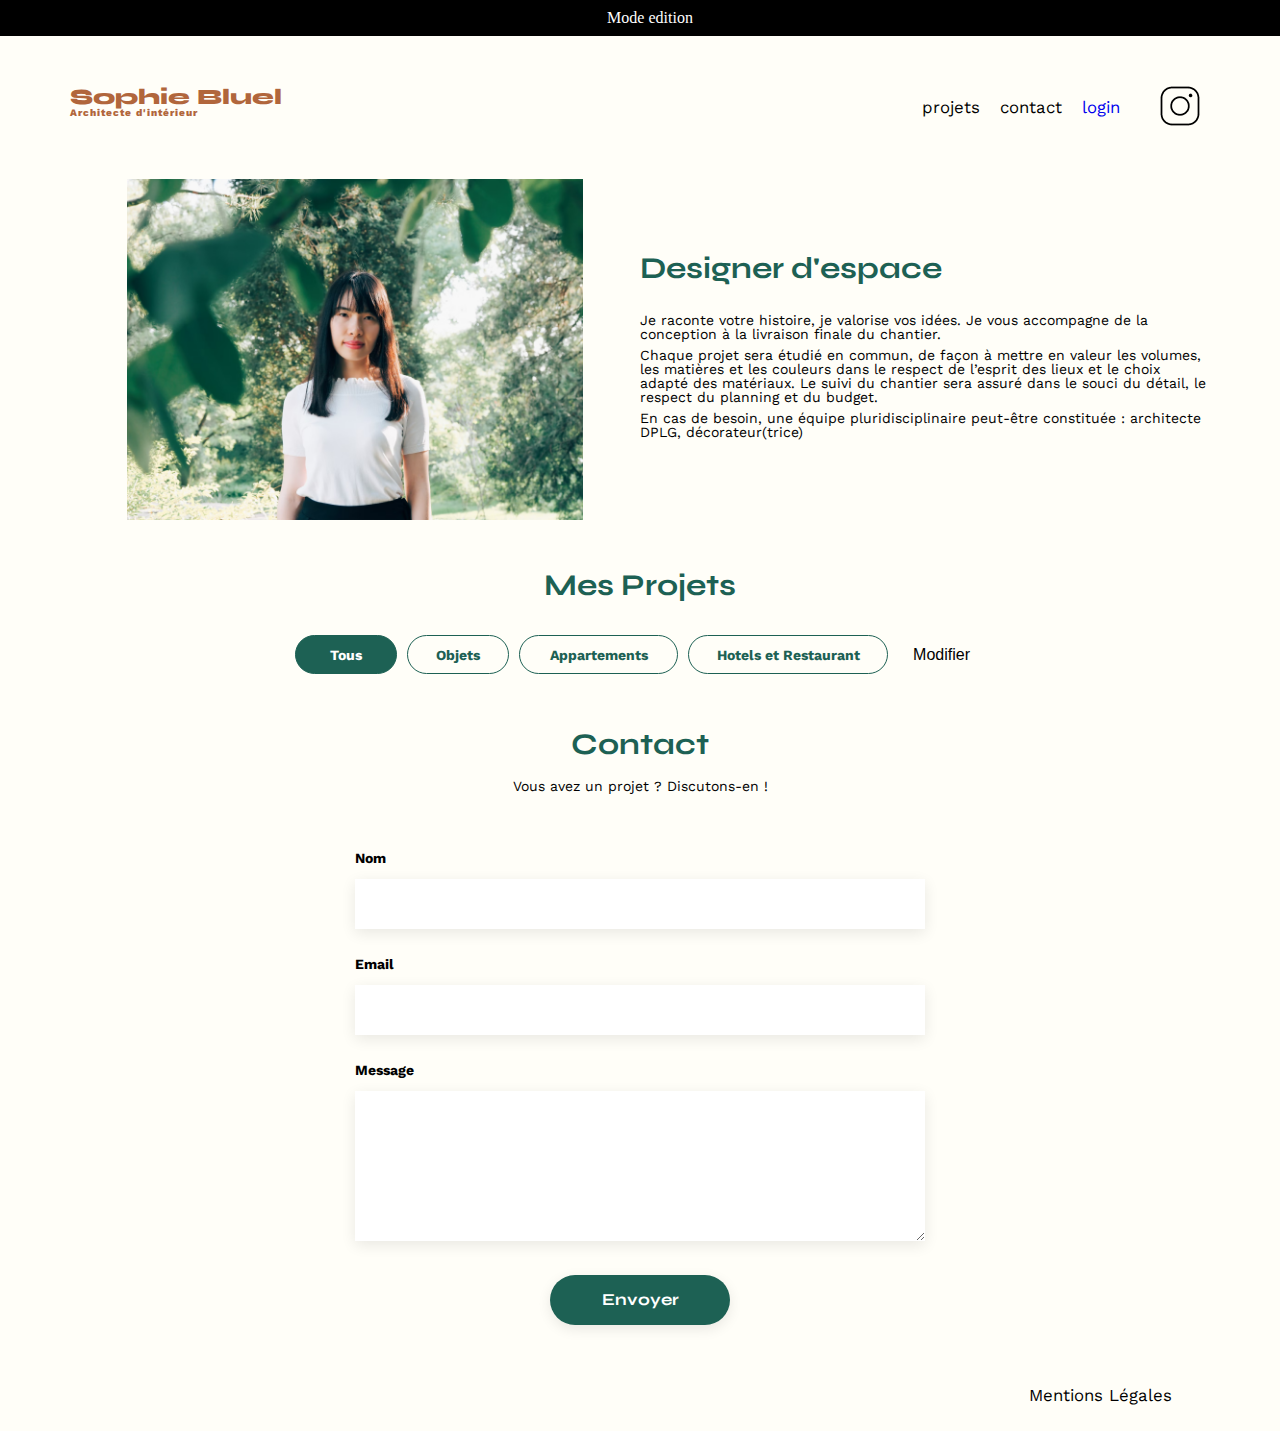
<file: Portfolio-architecte-sophie-bluel/FrontEnd/index.html>
<!DOCTYPE html>
<html lang="fr">

<head>
	<meta charset="UTF-8">
	<title>Sophie Bluel - Architecte d'intérieur</title>
	<meta name="viewport" content="width=device-width, initial-scale=1.0">
	<link rel="preconnect" href="https://fonts.googleapis.com">
	<link rel="preconnect" href="https://fonts.gstatic.com" crossorigin>
	<link href="https://fonts.googleapis.com/css2?family=Syne:wght@700;800&family=Work+Sans&display=swap"
		rel="stylesheet">
		 <link rel="stylesheet" href="https://cdnjs.cloudflare.com/ajax/libs/font-awesome/6.2.1/css/all.min.css"
        integrity="sha512-MV7K8+y+gLIBoVD59lQIYicR65iaqukzvf/nwasF0nqhPay5w/9lJmVM2hMDcnK1OnMGCdVK+iQrJ7lzPJQd1w=="
        crossorigin="anonymous" referrerpolicy="no-referrer" />
	<meta name="description" content="">
	<link rel="stylesheet" href="./style.css">
	<!-- <link rel="stylesheet" href="https://cdnjs.cloudflare.com/ajax/libs/font-awesome/6.0.0-beta3/css/all.min.css" integrity="sha384-FLLw4gkqL6m7n9zL8Oc6GhXYj1b7FMzUxV1fjd4b/nGmkF9DK4QPy8kRq7IUm5P1" crossorigin="anonymous"> -->
	<script src="modale.js" defer> </script>
	<script src="logout.js" defer></script>
</head>

<body>
	<div id="mode-edition">
		<div class="mode">
			<p class="edition"><i class="fa-solid fa-pen-to-square"></i> Mode edition</p>
		</div>
	</div>

	<div class="main-container">
	<header>
		
		<div class="navigation">
		<h1>Sophie Bluel <span>Architecte d'intérieur</span></h1>
		   <nav>
            <ul>
                <li>projets</li>
                <li>contact</li>
                <li><a id="loginLink" href="formulaire.html">login</a></li>
                <li><a id="logoutLink" href="#" style="display: none;" onclick="logout()">logout</a></li>
                <li><img src="./assets/icons/instagram.png" alt="Instagram"></li>
            </ul>
        </nav>
	</div>
	</header>
	<main>
		<section id="introduction">
			<figure>
				<img src="./assets/images/sophie-bluel.png" alt="">
			</figure>
			<article>
				<h2>Designer d'espace</h2>
				<p>Je raconte votre histoire, je valorise vos idées. Je vous accompagne de la conception à la livraison
					finale du chantier.</p>
				<p>Chaque projet sera étudié en commun, de façon à mettre en valeur les volumes, les matières et les
					couleurs dans le respect de l’esprit des lieux et le choix adapté des matériaux. Le suivi du
					chantier sera assuré dans le souci du détail, le respect du planning et du budget.</p>
				<p>En cas de besoin, une équipe pluridisciplinaire peut-être constituée : architecte DPLG,
					décorateur(trice)</p>
			</article>
		</section>
		<section id="portfolio">
			<h2>Mes Projets</h2>
			<div class="categories">
				<a href="#">
					<div class="filtre-button">
						<div id="tous">Tous</div>
						<div id="objets">Objets</div>
						<div id="appartements">Appartements</div>
						<div id="hotel">Hotels et Restaurant</div>
						<button class="modal-btn modal-trigger"><i class="fa-solid fa-pen-to-square"></i>Modifier</button>
					</div>
				</a>
			</div>

			<div class="gallery">
				<!-- construire dynamiquement les objets en Javascript -->

			</div>

			 <!-- Bouton pour ouvrir la modale -->


<!-- Structure de la modale -->
<div class="modal-container">
    <div class="overlay modal-trigger"></div>
    <div class="modal">
        <button class="close-modal modal-trigger">X</button>
        <h2>Galerie photo</h2>
        <div class="modal-content">
            <!-- Contenu des images -->
            <!-- Images et icônes de suppression -->
        </div>
        <hr>
        <!-- Bouton "Ajouter une photo" -->
        <button class="add-photo-btn" id="ajoutPhotoBtn">Ajouter une photo</button>
    </div>
</div>

<!-- Deuxième modale -->
<div class="second-modal-container" style="display: none;">
    <div class="overlay modal-trigger"></div>
    <div class="modal formulaire-ajout-photo">
        <button class="close-modal modal-trigger">X</button>
        <h3>Ajout photo</h3>
        <div class="modal-content">
            <form action="#" method="POST" id="secondPhotoForm">
                <input type="file" id="photoFile" name="photoFile"><br>

                <label for="photoTitle">Titre de la photo :</label><br>
                <input type="text" id="photoTitle" name="photoTitle"><br>

                <label for="photoCategory">Catégorie :</label><br>
                <select id="photoCategory" name="photoCategory">
                    <option value=""></option>
                    <option value="1">Objets</option>
                    <option value="2">Appartements</option>
                    <option value="3">Hotels</option>
                </select><br>

                <button type="submit" id="submitPhotoBtn">Valider</button>
            </form>
        </div>
    </div>
</div>


		</section>
		<section id="contact">
			<h2>Contact</h2>
			<p>Vous avez un projet ? Discutons-en !</p>
			<form action="#" method="post">
				<label for="name">Nom</label>
				<input type="text" name="name" id="name">
				<label for="email">Email</label>
				<input type="email" name="email" id="email">
				<label for="message">Message</label>
				<textarea name="message" id="message" cols="30" rows="10"></textarea>
				<input type="submit" value="Envoyer">
			</form>
		</section>
	</main>

	<footer>
		<nav>
			<ul>
				<li>Mentions Légales</li>
			</ul>
		</nav>
	</footer>
</div>
</body>

</html>
</file>
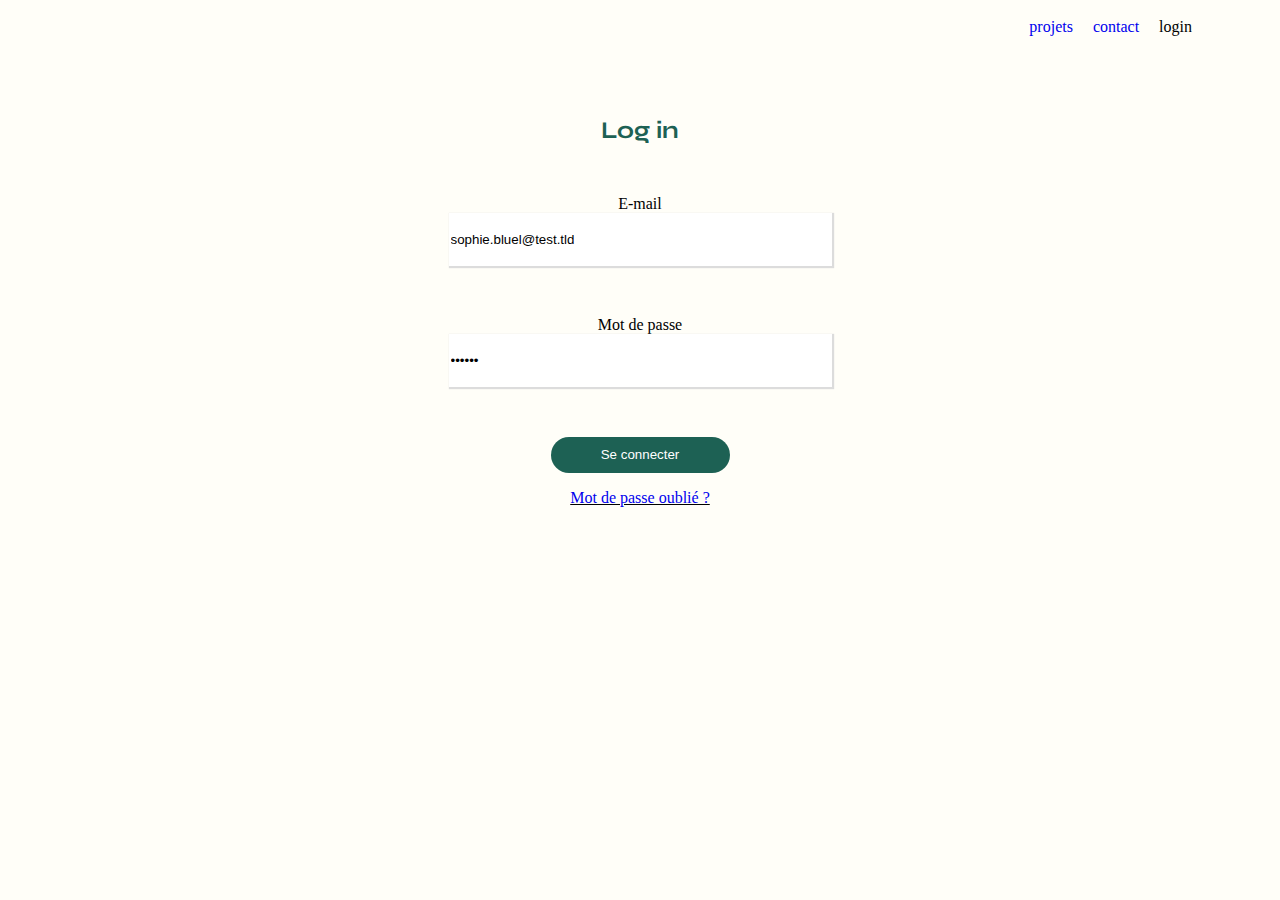
<file: Portfolio-architecte-sophie-bluel/FrontEnd/formulaire.html>
<!DOCTYPE html>
<html lang="fr">

<head>
    <meta charset="UTF-8">
    <meta name="viewport" content="width=device-width, initial-scale=1.0">
    <link rel="stylesheet" href="login.css">
    <link rel="stylesheet" href="https://cdnjs.cloudflare.com/ajax/libs/font-awesome/6.2.1/css/all.min.css"
    integrity="sha512-MV7K8+y+gLIBoVD59lQIYicR65iaqukzvf/nwasF0nqhPay5w/9lJmVM2hMDcnK1OnMGCdVK+iQrJ7lzPJQd1w=="
    crossorigin="anonymous" referrerpolicy="no-referrer" />
    <title>Formulaire</title>
</head>

<body>
    <header>
        <div class="en-tete">
            <div class="onglets">
                <p><a href="index.html#portfolio">projets</a></p>
                <p><a href="index.html#contact">contact</a></p>
                <p>login</p>
                <p><i class="fa-brands fa-instagram"></i></p>
            </div>
        </div>
    </header>
    <div class="log-in">
        <form id="loginForm" action="#">
            <h2>Log in</h2>
            <div class="input-box">
                <label for="email">E-mail</label>
                <input type="email" id="email" name="email" value="sophie.bluel@test.tld"
                    placeholder="Entrez votre e-mail" required autocomplete="username">
            </div>
            <div class="input-box">
                <label for="password">Mot de passe</label>
                <input type="password" id="password" value="S0phie" name="password"
                    placeholder="Entrez votre mot de passe" required autocomplete="current-password">
            </div>
            <div class="connexion">
                <input type="submit" id="soumettre" value="Se connecter">
                <p class="forgot-password"><a href="#">Mot de passe oublié ?</a></p>
            </div>
        </form>
        <p id="errorMessage" class="error-message"></p>
    </div>

</body>
<script src="login.js"></script>


</html>
</file>
<file: Portfolio-architecte-sophie-bluel/FrontEnd/login.css>
@import url('https://fonts.googleapis.com/css2?family=Cormorant+SC&family=Lobster&family=Pacifico&family=Rubik+Moonrocks&family=Syne+Mono&family=Syne:wght@400..800&display=swap');




body{
    padding: 0 50px;
    background-color: #FFFEF8;
    font: inherit;
}

form{
    align-content: center;
}



h2{
    font-family: "Syne";
    font-weight: 700;
    font-style: normal;
    size: 30px;
    color: #1D6154;
}

.onglets{
    display: flex;
    justify-content: right;
}

.onglets p {
    margin: 10px;
}

.log-in{
    text-align: center;
    margin: 50px;
}

.connexion p {
    text-decoration: underline;
}

.input-box{
    display: flex;
    flex-direction: column;
    margin: 50px;
    align-items: center;
}


.input-box input{
    width: 379px;
    height: 51px;
    border: none;
    box-shadow: 1px 1px 1px 1px gainsboro;
}

.connexion input{
    width: 179px;
    height: 36px;
    border-radius: 60px;
    background-color: #1D6154;
    color: white;
    border: none;
    font: "syne";
    cursor: pointer;
}

a{
    text-decoration: none;
}
</file>
<file: Portfolio-architecte-sophie-bluel/FrontEnd/style.css>
/* http://meyerweb.com/eric/tools/css/reset/
   v2.0 | 20110126
   License: none (public domain)
*/

html, body, div, span, applet, object, iframe,
h1, h2, h3, h4, h5, h6, p, blockquote, pre,
a, abbr, acronym, address, big, cite, code,
del, dfn, em, img, ins, kbd, q, s, samp,
small, strike, strong, sub, sup, tt, var,
b, u, i, center,
dl, dt, dd, ol, ul, li,
fieldset, form, label, legend,
table, caption, tbody, tfoot, thead, tr, th, td,
article, aside, canvas, details, embed,
figure, figcaption, footer, header, hgroup,
menu, nav, output, ruby, section, summary,
time, mark, audio, video {
	margin: 0;
	padding: 0;
	border: 0;
	font-size: 100%;
	font: inherit;
	vertical-align: baseline;
}
/* HTML5 display-role reset for older browsers */
article, aside, details, figcaption, figure,
footer, header, hgroup, menu, nav, section {
	display: block;
}
body {
	line-height: 1;
	background-color: #FFFEF8;
}

html{
    margin: 0;
    padding: 0;
}

*{
    margin: 0;
    padding: 0;
}


#mode-edition{
}

.mode{
}

.edition {
    /* Styles spécifiques à la classe .edition-mode */
    padding: 10px; /* Ajoute un espace à l'intérieur de la bordure */
    text-align: center; /* Centre le contenu horizontalement */
    background-color: #000000;
    color: white;
    width: 100%;
}

ol, ul {
	list-style: none;
}
blockquote, q {
	quotes: none;
}
blockquote:before, blockquote:after,
q:before, q:after {
	content: '';
	content: none;
}
table {
	border-collapse: collapse;
	border-spacing: 0;
}
/** end reset css**/
.main-container {
	max-width: 1140px;
	margin:auto;
	font-family: 'Work Sans' ;
	font-size: 14px;
}
.navigation{
	display: flex;
	justify-content: space-between;
	margin: 50px 0
}
section {
	margin: 50px 0
}

h1{
	display: flex;
	flex-direction: column;
	font-family: 'Syne';
	font-size: 22px;
	font-weight: 800;
	color: #B1663C
}

h1 > span {
	font-family: 'Work Sans';
	font-size:10px;
	letter-spacing: 0.1em;
;
}

/*filtrerlescatégories*/

.categories{
	/* border: 1px solid red; */
	width: 100%;
	/* height: 38px; */
	display: flex;
	justify-content: center;
	border-radius: 60px;
}

.filtrerparcategories{
	width: 585px;
	height: 38px;
	/* border: 1px solid green; */
}

.filtre-button div {
	margin: 5px;
	font: inherit;
	font-size: 100%;
	font-weight: 700;
	width: 100%;
	height: 37px; 
	border-radius: 60px;
	border: 1px solid #1D6154;
	cursor: pointer;
}

a{
	text-decoration: none;
}

.filtre-button{
	display: flex;
	text-align: center;
}

.filtre-button #tous, #objets, #hotel, #appartements{
	align-content: center;
}

.filtre-button #tous{
	width: 100px;
	background-color: #1D6154;
	color: white;
	font-weight: 700;
}

.filtre-button #objets{
	width: 100px;
	background-color: #FFFEF8;
	color: #1D6154;
}
.filtre-button #appartements{
	width: 157px;
	background-color: #FFFEF8;
	color: #1D6154;
}

.filtre-button #hotel{
	width: 198px;
	background-color: #FFFEF8;
	color: #1D6154;
}


h2{
	font-family: 'Syne';
	font-weight: 700;
	font-size: 30px;
	color: #1D6154
}

h3{
	font-family: 'Syne';
	font-size: 30px;
	text-align: center;
}

nav ul {
	display: flex;
	align-items: center;
	list-style-type: none;

}
nav li {
	padding: 0 10px;
	font-size: 1.2em;
}

li:hover {
	color: #B1663C;
}
#introduction {
	display: flex;
	align-items: center;
}
#introduction figure {
	flex: 1
}
#introduction img {
	display: block;
	margin: auto;
	width: 80%;
}

#introduction article {
	flex: 1
}
#introduction h2 {
	margin-bottom: 1em;
}

#introduction p {
	margin-bottom: 0.5em;
}
#portfolio h2 {
	text-align: center;
	margin-bottom: 1em;
}

.gallery {
    display: grid;
    grid-template-columns: repeat(3, 1fr); /* Trois colonnes égales par ligne */
    gap: 20px; /* Espacement entre les éléments de la grille */
}

.gallery figure {
    display: flex;
    flex-direction: column;
    align-items: center;
}

.gallery img {
    width: 100%; /* Remplit la largeur du conteneur parent */
    height: auto; /* Ajuste la hauteur proportionnellement */
    border-radius: 5px; /* Coins arrondis */
    box-shadow: 0 2px 4px rgba(0, 0, 0, 0.1); /* Ombre légère */
}

.gallery figcaption {
    margin-top: 10px; /* Espacement vers le haut */
    text-align: center; /* Centrer le texte */
    font-size: 14px; /* Taille de police */
}

#contact {
	width: 50%;
	margin: auto;
}
#contact > * {
	text-align: center;

}
#contact h2{
	margin-bottom: 20px;
}
#contact form {
	text-align: left;
	margin-top:30px;
	display: flex;
	flex-direction: column;
}

#contact input {
	height: 50px;
	font-size: 1.2em;
	border: none;
	box-shadow: 0px 4px 14px rgba(0, 0, 0, 0.09);
}
#contact label {
	margin: 2em 0 1em 0;
}
#contact textarea {
	border: none;
	box-shadow: 0px 4px 14px rgba(0, 0, 0, 0.09);
}

input[type="submit"]{
	font-family: 'Syne';
	font-weight: 700;
	color: white;
	background-color: #1D6154;
	margin : 2em auto ;
	width: 180px;
	text-align: center;
	border-radius: 60px ;
}

footer nav ul {
	display: flex;
	justify-content: flex-end;
	margin: 2em
}

/* Styles CSS pour la modale */
.modal-container {
    display: none;
    position: fixed;
    top: 0;
    left: 0;
    width: 100%;
    height: 100%;
    background-color: rgba(0, 0, 0, 0.5); /* Fond semi-transparent */
    z-index: 9999;
    overflow-y: auto; /* Permet le défilement vertical */
}

.modal {
    background-color: #fff;
    width: 70%; /* Largeur de la modale réduite */
    max-width: 500px; /* Largeur maximale */
    margin: 15% auto; /* Centré verticalement et horizontalement */
    padding: 20px;
    border-radius: 10px;
    box-shadow: 0 0 20px rgba(0, 0, 0, 0.5);
    position: relative;
}

/* Style pour la croix de fermeture */
.close-modal {
    position: absolute;
    top: 10px;
    right: 10px;
    background: none;
    border: none;
    font-size: 20px;
    cursor: pointer;
    z-index: 99999;
}

/* Style pour le bouton Modifier */
.modal-btn {
    /* margin: 20px; */
    padding: 10px 20px;
    background-color: #FFFEF8;
    color: #000000;
    border: none;
    border-radius: 5px;
    font-size: 16px;
    cursor: pointer;
    z-index: 9999;
}

.formulaire-ajout-photo{
	background-color: #FFFEF8;
}

/* Ajoutez ces styles pour le contenu de la modale */
.modal-content {
    display: grid;
    grid-template-columns: repeat(auto-fit, minmax(80px, 1fr)); /* Taille réduite des images */
    gap: 10px;
    margin-bottom: 20px; /* Espacement en bas */
}

.modal-content img {
    max-width: 100%;
    height: auto;
    border-radius: 5px;
    box-shadow: 0 0 5px rgba(0, 0, 0, 0.3);
}

/* Ajoutez ces styles pour le bouton Ajouter une photo */
.add-photo-btn {
	margin: 0 auto; /* Pour centrer horizontalement */
    display: block; /* Permet de centrer horizontalement */
    margin-top: 20px; /* Espacement en haut */
    margin-bottom: 20px; /* Espacement en bas */
    padding: 10px 20px;
    background-color: #007bff;
    color: #fff;
    border: none;
    border-radius: 5px;
    font-size: 16px;
    cursor: pointer;
}

.add-photo-btn:hover {
    background-color: #0056b3;
}

.image-container {
    position: relative;
    display: inline-block;
    margin: 10px;
}

.fa-trash {
    /* position: absolute; */
    position: relative;
    left: 70px;
    bottom: 130px;
    margin-top: 7px;
    background-color: white;
    border: 3px solid white;
    color: rgb(0, 0, 0); 
    cursor: pointer; 
}

/* Styles CSS pour la deuxième modale (formulaire d'ajout de photo) */
.second-modal-container {
    display: none;
    position: fixed;
    top: 0;
    left: 0;
    width: 100%;
    height: 100%;
    background-color: rgba(0, 0, 0, 0.5); /* Fond semi-transparent */
    z-index: 9999;
    overflow-y: auto; /* Permet le défilement vertical */
}

.second-modal {
    background-color: #fff;
    width: 70%; /* Largeur de la modale réduite */
    max-width: 500px; /* Largeur maximale */
    margin: 15% auto; /* Centré verticalement et horizontalement */
    padding: 20px;
    border-radius: 10px;
    box-shadow: 0 0 20px rgba(0, 0, 0, 0.5);
    position: relative;
}

/* Style pour la croix de fermeture de la deuxième modale */
.second-close-modal {
    position: absolute;
    top: 10px;
    right: 10px;
    background: none;
    border: none;
    font-size: 20px;
    cursor: pointer;
    z-index: 99999;
}

/* Style pour le bouton "Ajouter une photo" de la deuxième modale */
.second-add-photo-btn {
	margin: 0 auto; /* Pour centrer horizontalement */
    display: block; /* Permet de centrer horizontalement */
    margin-top: 20px; /* Espacement en haut */
    margin-bottom: 20px; /* Espacement en bas */
    padding: 10px 20px;
    background-color: #007bff;
    color: #fff;
    border: none;
    border-radius: 5px;
    font-size: 16px;
    cursor: pointer;
}

.second-add-photo-btn:hover {
    background-color: #0056b3;
}

#ajoutPhotoBtn{
    background-color: #1D6154;
}

/* Style pour l'élément <input type="file"> */
#photoFile {
    width: 300px; /* Largeur souhaitée */
    height: 100px; /* Hauteur souhaitée */
    padding: 20px; /* Espacement intérieur */
    background-image: url('chemin/vers/votre/image/neutre.jpg'); /* Image de fond neutre */
    background-size: cover; /* Redimensionner l'image pour remplir la zone */
    background-position: center; /* Centrer l'image de fond */
    border: 2px solid #ccc; /* Bordure */
    border-radius: 8px; /* Coins arrondis */
    outline: none; /* Supprimer la bordure de focus par défaut */
	/* margin-left: 80px; */
	margin-top: 20px;
}

/* Style lorsque l'utilisateur sélectionne un fichier */
#photoFile:focus {
    border-color: #007bff; /* Couleur de la bordure lorsqu'il est sélectionné */
}

.modal-content form{
	text-align: center;
}

/* Style pour les labels */
form label {
	margin-top: 10px;
    display: block; /* Afficher chaque label sur une nouvelle ligne */
    margin-bottom: 10px; /* Espacement en bas entre chaque label */
    font-weight: bold; /* Texte en gras */
}

/* Style pour les champs de saisie (input[type="text"]) et le select */
#secondPhotoForm input[type="text"], form select {
    width: 350px; /* Largeur à 100% du conteneur parent */
    padding: 10px; /* Espacement intérieur */
    margin-bottom: 20px; /* Espacement en bas */
    font-size: 16px; /* Taille de police */
    border-radius: 5px; /* Coins arrondis */
    border: 1px solid #ccc; /* Bordure grise */
    box-sizing: border-box; /* Prend en compte la bordure et le remplissage dans la largeur */
	box-shadow: 0 0 20px rgba(0, 0, 0, 0.1);
}

/* Style pour le bouton Valider */
form #submitPhotoBtn {
    margin: 0 auto; /* Pour centrer horizontalement */
    display: block; /* Permet de centrer horizontalement */
    margin-top: 20px; /* Espacement en haut */
    margin-bottom: 20px; /* Espacement en bas */
    padding: 10px 20px;
    background-color: #1D6154;
    color: #fff;
    border: none;
    border-radius: 5px;
    font-size: 16px;
    cursor: pointer;
}

/* Style lorsque le bouton Valider est survolé */
form #submitPhotoBtn:hover {
    background-color: #1D6154;
}
</file>
